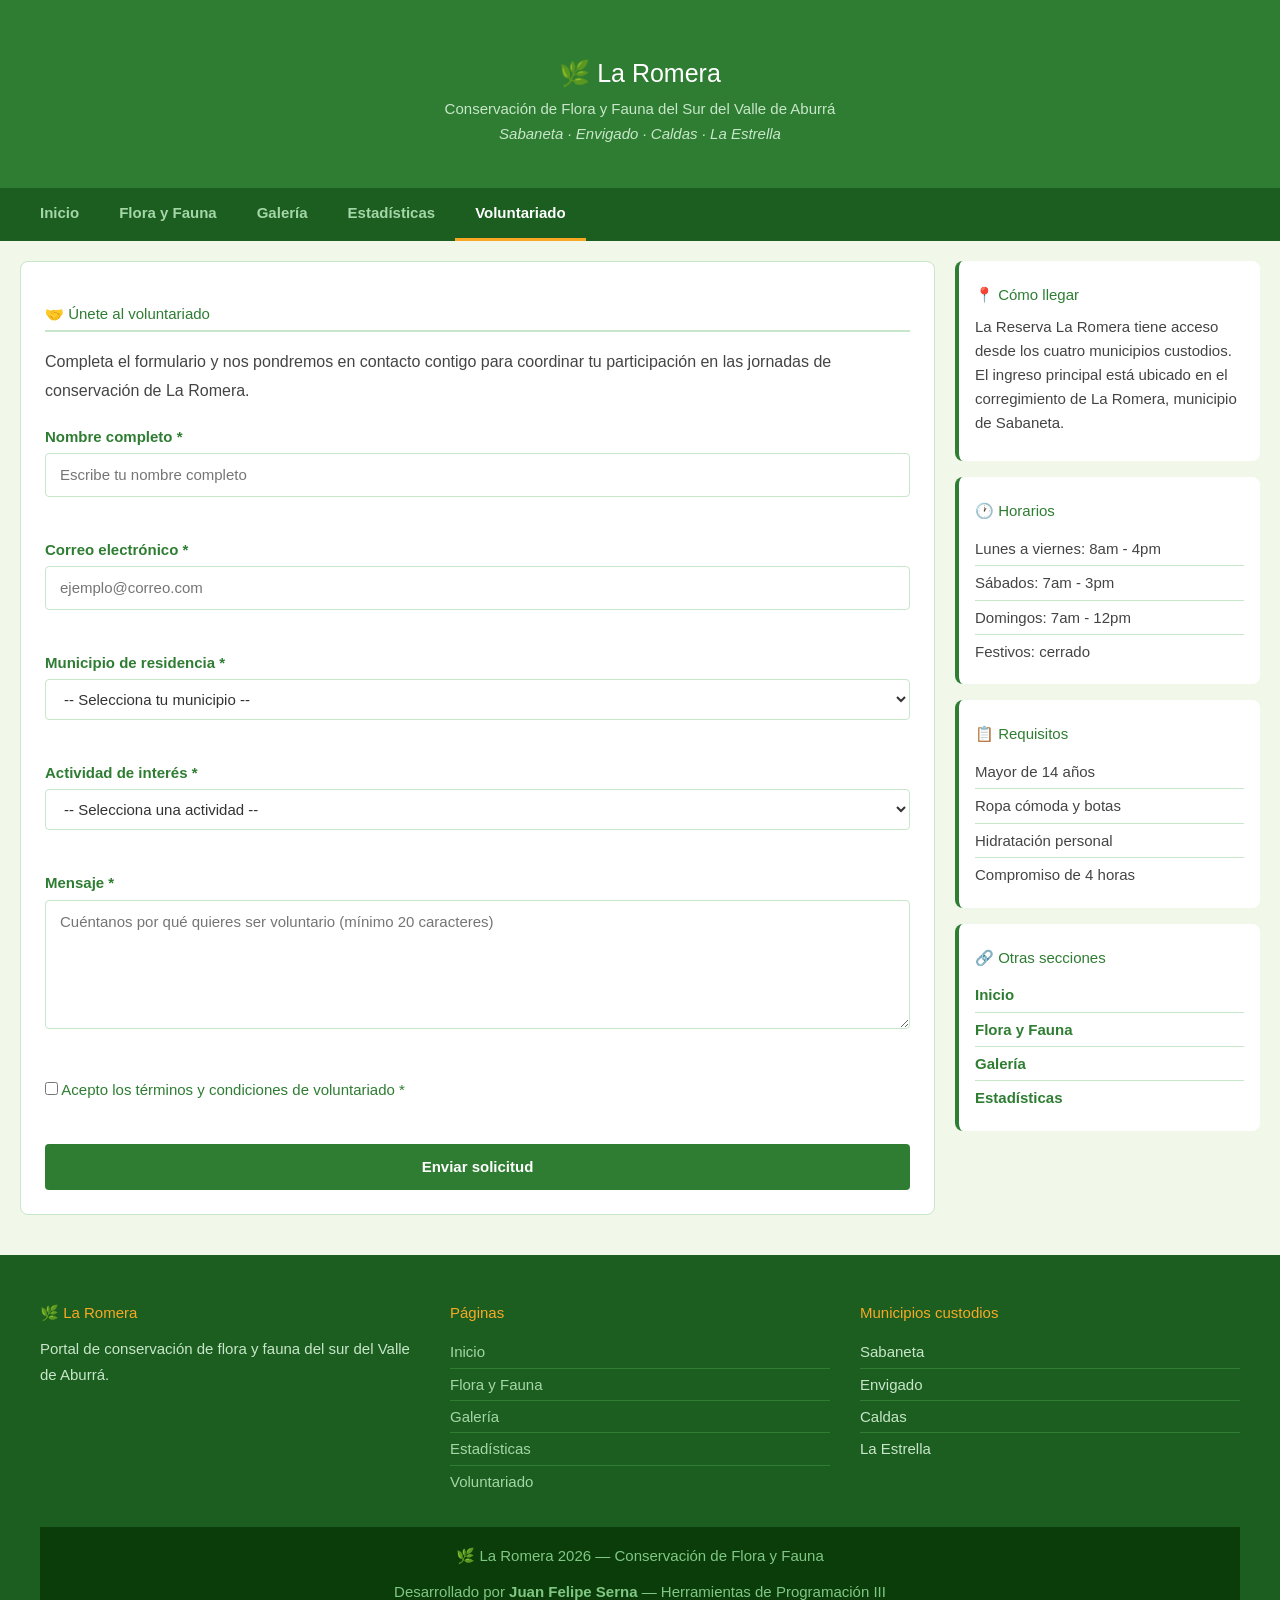
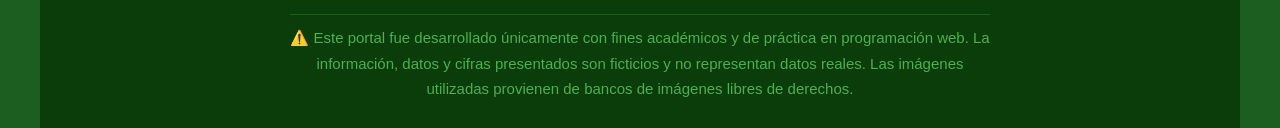
<file: contacto.html>
<!DOCTYPE html>
<html lang="es">
<head>
    <meta charset="UTF-8">
    <meta name="viewport" content="width=device-width, initial-scale=1.0">
    <meta name="description" content="Contacto y voluntariado en la Reserva La Romera">
    <meta name="keywords" content="contacto, voluntariado, La Romera, conservación">
    <meta name="author" content="Juan Felipe Serna">
    <meta property="og:title" content="Voluntariado - La Romera">
    <meta property="og:description" content="Únete al voluntariado de conservación de La Romera">
    <title>La Romera - Voluntariado</title>
    <link rel="icon" href="img/favicon.png" type="image/x-icon">

    <link rel="stylesheet" href="https://maxcdn.bootstrapcdn.com/bootstrap/3.4.1/css/bootstrap.min.css">
    <link rel="stylesheet" href="css/style.css">
</head>
<body>

    <!-- HEADER -->
    <header class="encabezado">
        <h1>🌿 La Romera</h1>
        <p>Conservación de Flora y Fauna del Sur del Valle de Aburrá</p>
        <p><em>Sabaneta · Envigado · Caldas · La Estrella</em></p>
    </header>

    <!-- NAV -->
    <nav class="menu-principal">
        <a href="index.html">Inicio</a>
        <a href="informacion.html">Flora y Fauna</a>
        <a href="galeria.html">Galería</a>
        <a href="tabla.html">Estadísticas</a>
        <a href="contacto.html" class="activo">Voluntariado</a>
    </nav>

    <main>
        <div class="contenedor-principal">

            <section class="seccion-principal">
                <article class="articulo">
                    <h2>🤝 Únete al voluntariado</h2>
                    <p>Completa el formulario y nos pondremos
                    en contacto contigo para coordinar tu participación
                    en las jornadas de conservación de La Romera.</p>

                    <!-- Mensaje de éxito: oculto hasta que el formulario sea válido -->
                    <div id="mensaje-exito" class="mensaje-exito">
                        ✅ ¡Gracias! Tu solicitud fue enviada correctamente.
                        Pronto nos comunicaremos contigo.
                    </div>

                    <form id="formulario-contacto" class="formulario" novalidate>

                        <!-- Campo nombre -->
                        <div class="campo-grupo">
                            <label for="nombre">Nombre completo *</label>
                            <input type="text"
                                   id="nombre"
                                   name="nombre"
                                   placeholder="Escribe tu nombre completo">
                            <span class="mensaje-error" id="error-nombre"></span>
                        </div>

                        <!-- Campo email -->
                        <div class="campo-grupo">
                            <label for="email">Correo electrónico *</label>
                            <input type="email"
                                   id="email"
                                   name="email"
                                   placeholder="ejemplo@correo.com">
                            <span class="mensaje-error" id="error-email"></span>
                        </div>

                        <!-- Campo select -->
                        <div class="campo-grupo">
                            <label for="municipio">Municipio de residencia *</label>
                            <select id="municipio" name="municipio">
                                <option value="">-- Selecciona tu municipio --</option>
                                <option value="sabaneta">Sabaneta</option>
                                <option value="envigado">Envigado</option>
                                <option value="caldas">Caldas</option>
                                <option value="la-estrella">La Estrella</option>
                                <option value="otro">Otro municipio</option>
                            </select>
                            <span class="mensaje-error" id="error-municipio"></span>
                        </div>

                        <!-- Campo select actividad -->
                        <div class="campo-grupo">
                            <label for="actividad">Actividad de interés *</label>
                            <select id="actividad" name="actividad">
                                <option value="">-- Selecciona una actividad --</option>
                                <option value="reforestacion">Reforestación</option>
                                <option value="senderos">Limpieza de senderos</option>
                                <option value="fauna">Monitoreo de fauna</option>
                                <option value="educacion">Educación ambiental</option>
                            </select>
                            <span class="mensaje-error" id="error-actividad"></span>
                        </div>

                        <!-- Campo mensaje -->
                        <div class="campo-grupo">
                            <label for="mensaje">Mensaje *</label>
                            <textarea id="mensaje"
                                      name="mensaje"
                                      rows="5"
                                      placeholder="Cuéntanos por qué quieres ser voluntario (mínimo 20 caracteres)"></textarea>
                            <span class="mensaje-error" id="error-mensaje"></span>
                        </div>

                        <!-- Checkbox -->
                        <div class="campo-grupo">
                            <label class="label-checkbox">
                                <input type="checkbox" id="terminos" name="terminos">
                                Acepto los términos y condiciones de voluntariado *
                            </label>
                            <span class="mensaje-error" id="error-terminos"></span>
                        </div>

                        <button type="button" id="btn-enviar" class="btn-formulario">
                            Enviar solicitud
                        </button>

                    </form>
                </article>
            </section>

            <aside class="barra-lateral">
                <div class="aside-bloque">
                    <h4>📍 Cómo llegar</h4>
                    <p style="font-size:1.5rem; color:#444444; line-height:1.6;">
                        La Reserva La Romera tiene acceso
                        desde los cuatro municipios custodios.
                        El ingreso principal está ubicado en
                        el corregimiento de La Romera,
                        municipio de Sabaneta.
                    </p>
                </div>

                <div class="aside-bloque">
                    <h4>🕐 Horarios</h4>
                    <ul>
                        <li>Lunes a viernes: 8am - 4pm</li>
                        <li>Sábados: 7am - 3pm</li>
                        <li>Domingos: 7am - 12pm</li>
                        <li>Festivos: cerrado</li>
                    </ul>
                </div>

                <div class="aside-bloque">
                    <h4>📋 Requisitos</h4>
                    <ul>
                        <li>Mayor de 14 años</li>
                        <li>Ropa cómoda y botas</li>
                        <li>Hidratación personal</li>
                        <li>Compromiso de 4 horas</li>
                    </ul>
                </div>

                <div class="aside-bloque">
                    <h4>🔗 Otras secciones</h4>
                    <ul>
                        <li><a href="index.html">Inicio</a></li>
                        <li><a href="informacion.html">Flora y Fauna</a></li>
                        <li><a href="galeria.html">Galería</a></li>
                        <li><a href="tabla.html">Estadísticas</a></li>
                    </ul>
                </div>
            </aside>

        </div>
    </main>

    <footer class="pie-pagina">
        <div class="row">
            <div class="col-sm-4">
                <h4>🌿 La Romera</h4>
                <p>Portal de conservación de flora y fauna
                del sur del Valle de Aburrá.</p>
            </div>
            <div class="col-sm-4">
                <h4>Páginas</h4>
                <ul>
                    <li><a href="index.html">Inicio</a></li>
                    <li><a href="informacion.html">Flora y Fauna</a></li>
                    <li><a href="galeria.html">Galería</a></li>
                    <li><a href="tabla.html">Estadísticas</a></li>
                    <li><a href="contacto.html">Voluntariado</a></li>
                </ul>
            </div>
            <div class="col-sm-4">
                <h4>Municipios custodios</h4>
                <ul>
                    <li>Sabaneta</li>
                    <li>Envigado</li>
                    <li>Caldas</li>
                    <li>La Estrella</li>
                </ul>
            </div>
        </div>
        <div class="pie-inferior">
            <p>🌿 La Romera 2026 — Conservación de Flora y Fauna</p>
            <p>Desarrollado por <strong>Juan Felipe Serna</strong> — Herramientas de Programación III</p>
            <p class="disclaimer">⚠️ Este portal fue desarrollado únicamente con fines académicos y de práctica en programación web. La información, datos y cifras presentados son ficticios y no representan datos reales. Las imágenes utilizadas provienen de bancos de imágenes libres de derechos.</p>
        </div>
    </footer>

    <script src="https://maxcdn.bootstrapcdn.com/bootstrap/3.4.1/js/bootstrap.min.js"></script>
    <script src="js/script.js"></script>
</body>
</html>
</file>
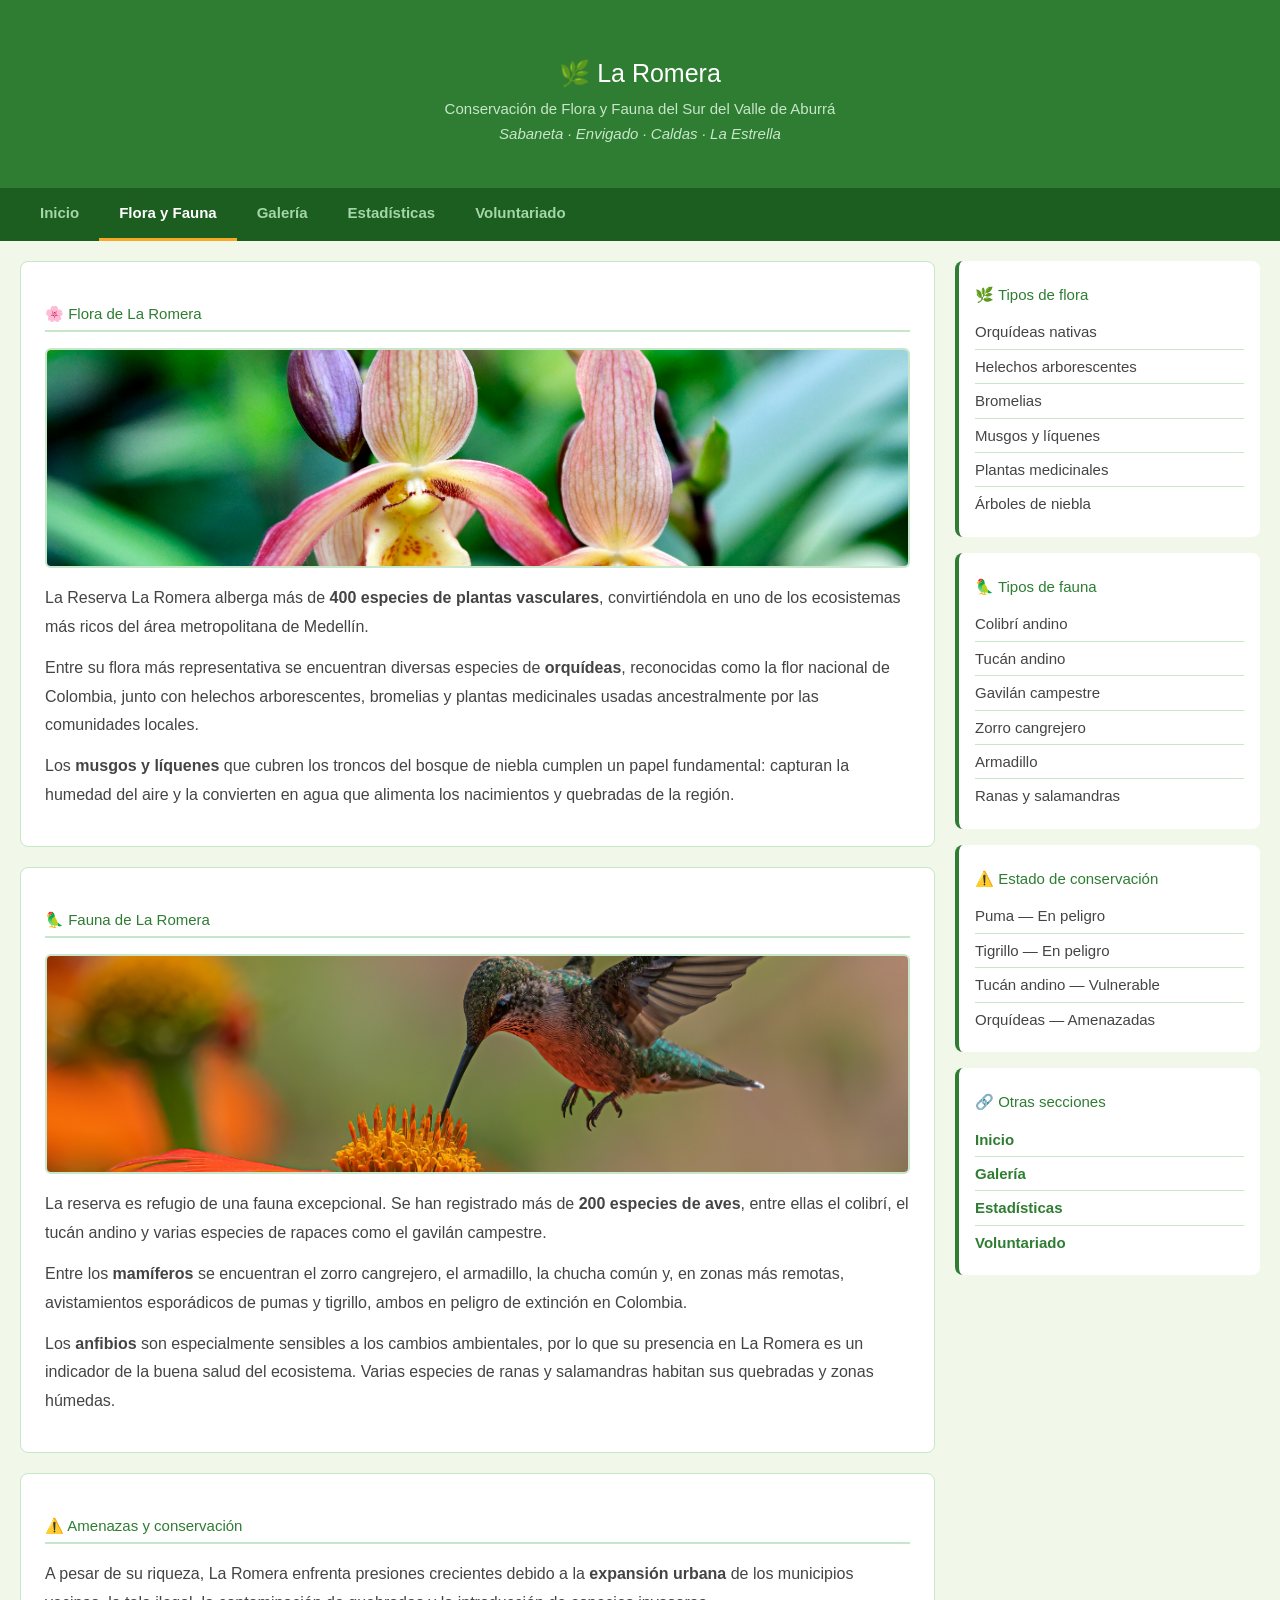
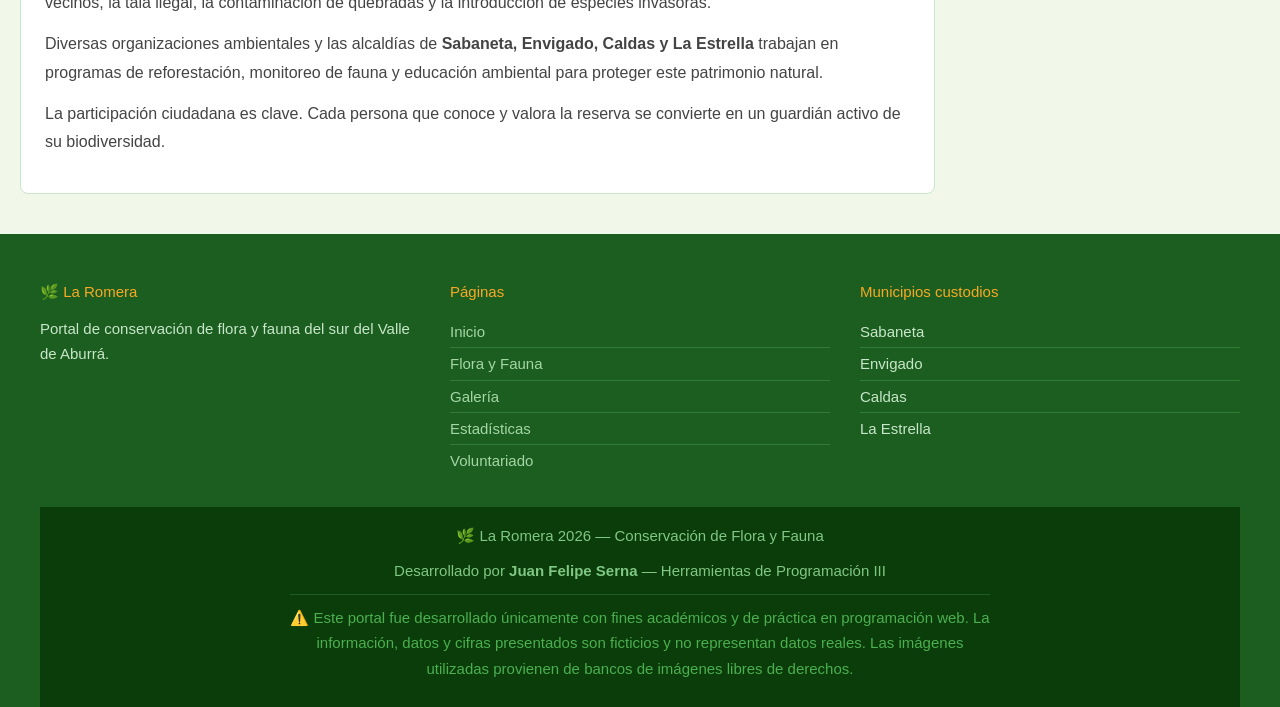
<file: informacion.html>
<!DOCTYPE html>
<html lang="es">
<head>
    <meta charset="UTF-8">
    <meta name="viewport" content="width=device-width, initial-scale=1.0">
    <meta name="description" content="Flora y fauna de la Reserva La Romera, Sabaneta">
    <meta name="keywords" content="flora, fauna, orquídeas, aves, La Romera, bosque andino">
    <meta name="author" content="Juan Felipe Serna">
    <meta property="og:title" content="Flora y Fauna - La Romera">
    <meta property="og:description" content="Descubre las especies de flora y fauna de La Romera">
    <title>La Romera - Flora y Fauna</title>
    <link rel="icon" href="img/favicon.png" type="image/x-icon">

    <link rel="stylesheet" href="https://maxcdn.bootstrapcdn.com/bootstrap/3.4.1/css/bootstrap.min.css">
    <link rel="stylesheet" href="css/style.css">
</head>
<body>

    <!-- HEADER: igual en todas las páginas -->
    <header class="encabezado">
        <h1>🌿 La Romera</h1>
        <p>Conservación de Flora y Fauna del Sur del Valle de Aburrá</p>
        <p><em>Sabaneta · Envigado · Caldas · La Estrella</em></p>
    </header>

    <!-- NAV: el enlace activo cambia según la página -->
    <nav class="menu-principal">
        <a href="index.html">Inicio</a>
        <a href="informacion.html" class="activo">Flora y Fauna</a>
        <a href="galeria.html">Galería</a>
        <a href="tabla.html">Estadísticas</a>
        <a href="contacto.html">Voluntariado</a>
    </nav>

    <main>

        <!-- Contenedor principal: section + aside -->
        <div class="contenedor-principal">

            <section class="seccion-principal">
                <!-- ARTICLE 1: sobre la flora -->
                <article class="articulo">
                    <h2>🌸 Flora de La Romera</h2>
                    <img src="img/flora1.jpg"
                         alt="Orquídea nativa del bosque andino de La Romera"
                         title="Flora nativa de La Romera"
                         class="img-articulo">
                    <p>La Reserva La Romera alberga más de <strong>400 especies
                    de plantas vasculares</strong>, convirtiéndola en uno de los
                    ecosistemas más ricos del área metropolitana de Medellín.</p>

                    <p>Entre su flora más representativa se encuentran diversas
                    especies de <strong>orquídeas</strong>, reconocidas como la
                    flor nacional de Colombia, junto con helechos arborescentes,
                    bromelias y plantas medicinales usadas ancestralmente por
                    las comunidades locales.</p>

                    <p>Los <strong>musgos y líquenes</strong> que cubren los
                    troncos del bosque de niebla cumplen un papel fundamental:
                    capturan la humedad del aire y la convierten en agua
                    que alimenta los nacimientos y quebradas de la región.</p>
                </article>

                <!-- ARTICLE 2: sobre la fauna -->
                <article class="articulo">
                    <h2>🦜 Fauna de La Romera</h2>
                    <img src="img/fauna1.jpg"
                         alt="Colibrí nativo alimentándose en el bosque de La Romera"
                         title="Fauna silvestre de La Romera"
                         class="img-articulo">
                    <p>La reserva es refugio de una fauna excepcional. Se han
                    registrado más de <strong>200 especies de aves</strong>,
                    entre ellas el colibrí, el tucán andino y varias especies
                    de rapaces como el gavilán campestre.</p>

                    <p>Entre los <strong>mamíferos</strong> se encuentran el
                    zorro cangrejero, el armadillo, la chucha común y, en zonas
                    más remotas, avistamientos esporádicos de pumas y tigrillo,
                    ambos en peligro de extinción en Colombia.</p>

                    <p>Los <strong>anfibios</strong> son especialmente sensibles
                    a los cambios ambientales, por lo que su presencia en La Romera
                    es un indicador de la buena salud del ecosistema. Varias especies
                    de ranas y salamandras habitan sus quebradas y zonas húmedas.</p>
                </article>

                <!-- ARTICLE 3: amenazas -->
                <article class="articulo">
                    <h2>⚠️ Amenazas y conservación</h2>
                    <p>A pesar de su riqueza, La Romera enfrenta presiones
                    crecientes debido a la <strong>expansión urbana</strong>
                    de los municipios vecinos, la tala ilegal, la contaminación
                    de quebradas y la introducción de especies invasoras.</p>

                    <p>Diversas organizaciones ambientales y las alcaldías de
                    <strong>Sabaneta, Envigado, Caldas y La Estrella</strong>
                    trabajan en programas de reforestación, monitoreo de fauna
                    y educación ambiental para proteger este patrimonio natural.</p>

                    <p>La participación ciudadana es clave. Cada persona que
                    conoce y valora la reserva se convierte en un guardián
                    activo de su biodiversidad.</p>
                </article>
            </section>

            <aside class="barra-lateral">
                <div class="aside-bloque">
                    <h4>🌿 Tipos de flora</h4>
                    <ul>
                        <li>Orquídeas nativas</li>
                        <li>Helechos arborescentes</li>
                        <li>Bromelias</li>
                        <li>Musgos y líquenes</li>
                        <li>Plantas medicinales</li>
                        <li>Árboles de niebla</li>
                    </ul>
                </div>

                <div class="aside-bloque">
                    <h4>🦜 Tipos de fauna</h4>
                    <ul>
                        <li>Colibrí andino</li>
                        <li>Tucán andino</li>
                        <li>Gavilán campestre</li>
                        <li>Zorro cangrejero</li>
                        <li>Armadillo</li>
                        <li>Ranas y salamandras</li>
                    </ul>
                </div>

                <div class="aside-bloque">
                    <h4>⚠️ Estado de conservación</h4>
                    <ul>
                        <li>Puma — En peligro</li>
                        <li>Tigrillo — En peligro</li>
                        <li>Tucán andino — Vulnerable</li>
                        <li>Orquídeas — Amenazadas</li>
                    </ul>
                </div>

                <div class="aside-bloque">
                    <h4>🔗 Otras secciones</h4>
                    <ul>
                        <li><a href="index.html">Inicio</a></li>
                        <li><a href="galeria.html">Galería</a></li>
                        <li><a href="tabla.html">Estadísticas</a></li>
                        <li><a href="contacto.html">Voluntariado</a></li>
                    </ul>
                </div>
            </aside>

        </div>

    </main>

    <footer class="pie-pagina">

        <div class="row">
            <div class="col-sm-4">
                <h4>🌿 La Romera</h4>
                <p>Portal de conservación de flora y fauna
                del sur del Valle de Aburrá.</p>
            </div>
            <div class="col-sm-4">
                <h4>Páginas</h4>
                <ul>
                    <li><a href="index.html">Inicio</a></li>
                    <li><a href="informacion.html">Flora y Fauna</a></li>
                    <li><a href="galeria.html">Galería</a></li>
                    <li><a href="tabla.html">Estadísticas</a></li>
                    <li><a href="contacto.html">Voluntariado</a></li>
                </ul>
            </div>
            <div class="col-sm-4">
                <h4>Municipios custodios</h4>
                <ul>
                    <li>Sabaneta</li>
                    <li>Envigado</li>
                    <li>Caldas</li>
                    <li>La Estrella</li>
                </ul>
            </div>
        </div>

        <div class="pie-inferior">
            <p>🌿 La Romera 2026 — Conservación de Flora y Fauna</p>
            <p>Desarrollado por <strong>Juan Felipe Serna</strong> — Herramientas de Programación III</p>
            <p class="disclaimer">⚠️ Este portal fue desarrollado únicamente con fines académicos y de práctica en programación web. La información, datos y cifras presentados son ficticios y no representan datos reales. Las imágenes utilizadas provienen de bancos de imágenes libres de derechos.</p>
        </div>

    </footer>

    <script src="https://maxcdn.bootstrapcdn.com/bootstrap/3.4.1/js/bootstrap.min.js"></script>
</body>
</html>
</file>
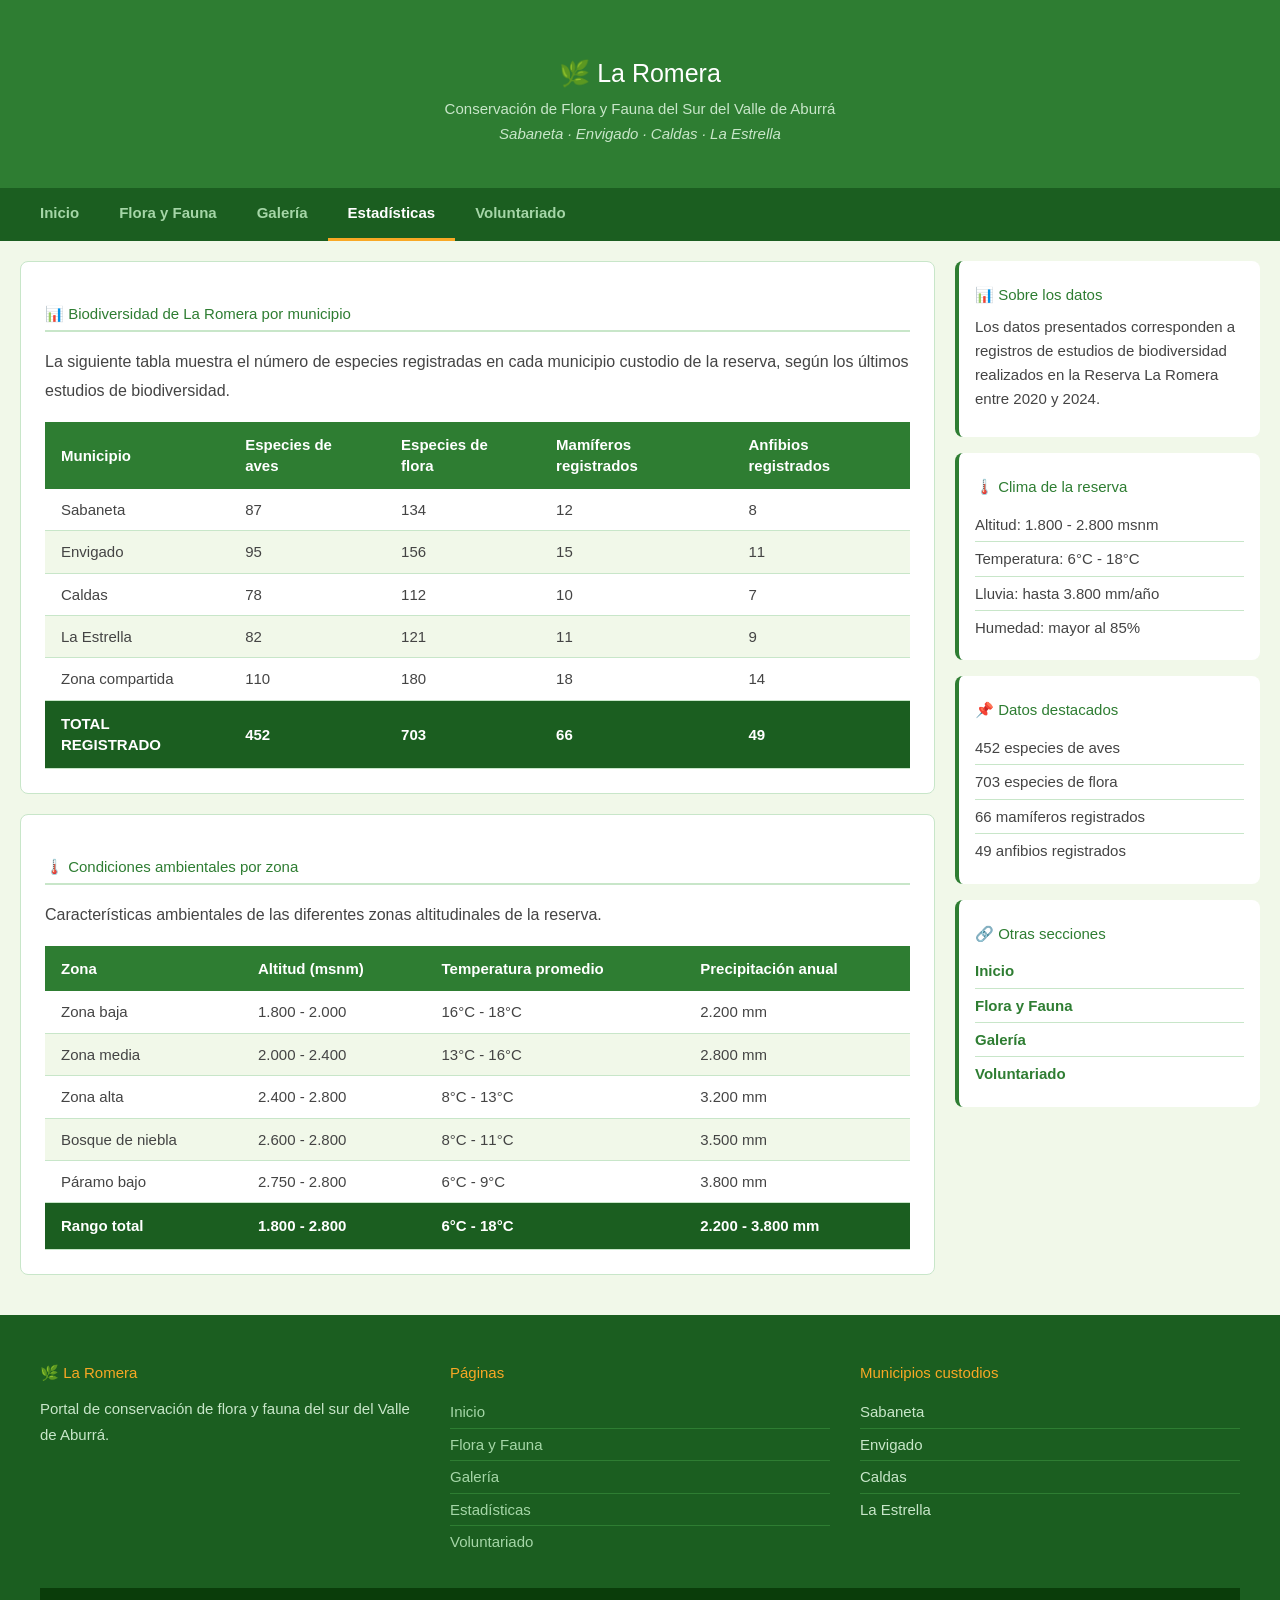
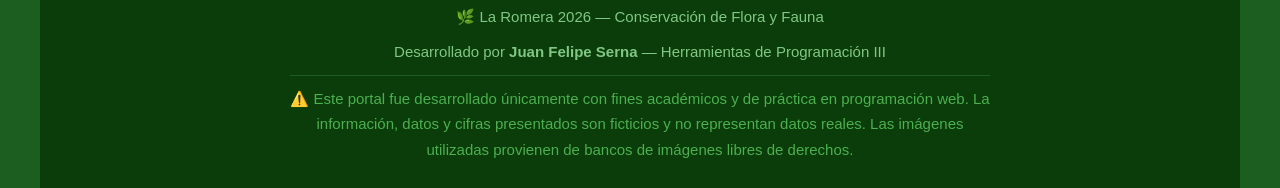
<file: tabla.html>
<!DOCTYPE html>
<html lang="es">
<head>
    <meta charset="UTF-8">
    <meta name="viewport" content="width=device-width, initial-scale=1.0">
    <meta name="description" content="Estadísticas de biodiversidad de la Reserva La Romera">
    <meta name="keywords" content="estadísticas, biodiversidad, especies, La Romera, datos">
    <meta name="author" content="Juan Felipe Serna">
    <meta property="og:title" content="Estadísticas - La Romera">
    <meta property="og:description" content="Datos y estadísticas de flora y fauna de La Romera">
    <title>La Romera - Estadísticas</title>
    <link rel="icon" href="img/favicon.png" type="image/x-icon">

    <link rel="stylesheet" href="https://maxcdn.bootstrapcdn.com/bootstrap/3.4.1/css/bootstrap.min.css">
    <link rel="stylesheet" href="css/style.css">
</head>
<body>

    <!-- HEADER -->
    <header class="encabezado">
        <h1>🌿 La Romera</h1>
        <p>Conservación de Flora y Fauna del Sur del Valle de Aburrá</p>
        <p><em>Sabaneta · Envigado · Caldas · La Estrella</em></p>
    </header>

    <!-- NAV -->
    <nav class="menu-principal">
        <a href="index.html">Inicio</a>
        <a href="informacion.html">Flora y Fauna</a>
        <a href="galeria.html">Galería</a>
        <a href="tabla.html" class="activo">Estadísticas</a>
        <a href="contacto.html">Voluntariado</a>
    </nav>

    <main>
        <div class="contenedor-principal">

            <section class="seccion-principal">
                <!-- ARTICLE 1: tabla de biodiversidad -->
                <article class="articulo">
                    <h2>📊 Biodiversidad de La Romera por municipio</h2>
                    <p>La siguiente tabla muestra el número de especies
                    registradas en cada municipio custodio de la reserva,
                    según los últimos estudios de biodiversidad.</p>

                    <table class="tabla-datos">

                        <!-- THEAD: fila de encabezados -->
                        <thead>
                            <tr>
                                <th>Municipio</th>
                                <th>Especies de aves</th>
                                <th>Especies de flora</th>
                                <th>Mamíferos registrados</th>
                                <th>Anfibios registrados</th>
                            </tr>
                        </thead>

                        <!-- TBODY: filas de datos -->
                        <tbody>
                            <tr>
                                <td>Sabaneta</td>
                                <td>87</td>
                                <td>134</td>
                                <td>12</td>
                                <td>8</td>
                            </tr>
                            <tr>
                                <td>Envigado</td>
                                <td>95</td>
                                <td>156</td>
                                <td>15</td>
                                <td>11</td>
                            </tr>
                            <tr>
                                <td>Caldas</td>
                                <td>78</td>
                                <td>112</td>
                                <td>10</td>
                                <td>7</td>
                            </tr>
                            <tr>
                                <td>La Estrella</td>
                                <td>82</td>
                                <td>121</td>
                                <td>11</td>
                                <td>9</td>
                            </tr>
                            <tr>
                                <td>Zona compartida</td>
                                <td>110</td>
                                <td>180</td>
                                <td>18</td>
                                <td>14</td>
                            </tr>
                        </tbody>

                        <!-- TFOOT: fila de totales -->
                        <tfoot>
                            <tr>
                                <td>TOTAL REGISTRADO</td>
                                <td>452</td>
                                <td>703</td>
                                <td>66</td>
                                <td>49</td>
                            </tr>
                        </tfoot>

                    </table>
                </article>

                <!-- ARTICLE 2: segunda tabla -->
                <article class="articulo">
                    <h2>🌡️ Condiciones ambientales por zona</h2>
                    <p>Características ambientales de las diferentes
                    zonas altitudinales de la reserva.</p>

                    <table class="tabla-datos">

                        <thead>
                            <tr>
                                <th>Zona</th>
                                <th>Altitud (msnm)</th>
                                <th>Temperatura promedio</th>
                                <th>Precipitación anual</th>
                            </tr>
                        </thead>

                        <tbody>
                            <tr>
                                <td>Zona baja</td>
                                <td>1.800 - 2.000</td>
                                <td>16°C - 18°C</td>
                                <td>2.200 mm</td>
                            </tr>
                            <tr>
                                <td>Zona media</td>
                                <td>2.000 - 2.400</td>
                                <td>13°C - 16°C</td>
                                <td>2.800 mm</td>
                            </tr>
                            <tr>
                                <td>Zona alta</td>
                                <td>2.400 - 2.800</td>
                                <td>8°C - 13°C</td>
                                <td>3.200 mm</td>
                            </tr>
                            <tr>
                                <td>Bosque de niebla</td>
                                <td>2.600 - 2.800</td>
                                <td>8°C - 11°C</td>
                                <td>3.500 mm</td>
                            </tr>
                            <tr>
                                <td>Páramo bajo</td>
                                <td>2.750 - 2.800</td>
                                <td>6°C - 9°C</td>
                                <td>3.800 mm</td>
                            </tr>
                        </tbody>

                        <tfoot>
                            <tr>
                                <td>Rango total</td>
                                <td>1.800 - 2.800</td>
                                <td>6°C - 18°C</td>
                                <td>2.200 - 3.800 mm</td>
                            </tr>
                        </tfoot>

                    </table>
                </article>
            </section>

            <aside class="barra-lateral">
                <div class="aside-bloque">
                    <h4>📊 Sobre los datos</h4>
                    <p style="font-size:1.5rem; color:#444444; line-height:1.6;">
                        Los datos presentados corresponden a
                        registros de estudios de biodiversidad
                        realizados en la Reserva La Romera
                        entre 2020 y 2024.
                    </p>
                </div>

                <div class="aside-bloque">
                    <h4>🌡️ Clima de la reserva</h4>
                    <ul>
                        <li>Altitud: 1.800 - 2.800 msnm</li>
                        <li>Temperatura: 6°C - 18°C</li>
                        <li>Lluvia: hasta 3.800 mm/año</li>
                        <li>Humedad: mayor al 85%</li>
                    </ul>
                </div>

                <div class="aside-bloque">
                    <h4>📌 Datos destacados</h4>
                    <ul>
                        <li>452 especies de aves</li>
                        <li>703 especies de flora</li>
                        <li>66 mamíferos registrados</li>
                        <li>49 anfibios registrados</li>
                    </ul>
                </div>

                <div class="aside-bloque">
                    <h4>🔗 Otras secciones</h4>
                    <ul>
                        <li><a href="index.html">Inicio</a></li>
                        <li><a href="informacion.html">Flora y Fauna</a></li>
                        <li><a href="galeria.html">Galería</a></li>
                        <li><a href="contacto.html">Voluntariado</a></li>
                    </ul>
                </div>
            </aside>

        </div>
    </main>

    <footer class="pie-pagina">
        <div class="row">
            <div class="col-sm-4">
                <h4>🌿 La Romera</h4>
                <p>Portal de conservación de flora y fauna
                del sur del Valle de Aburrá.</p>
            </div>
            <div class="col-sm-4">
                <h4>Páginas</h4>
                <ul>
                    <li><a href="index.html">Inicio</a></li>
                    <li><a href="informacion.html">Flora y Fauna</a></li>
                    <li><a href="galeria.html">Galería</a></li>
                    <li><a href="tabla.html">Estadísticas</a></li>
                    <li><a href="contacto.html">Voluntariado</a></li>
                </ul>
            </div>
            <div class="col-sm-4">
                <h4>Municipios custodios</h4>
                <ul>
                    <li>Sabaneta</li>
                    <li>Envigado</li>
                    <li>Caldas</li>
                    <li>La Estrella</li>
                </ul>
            </div>
        </div>
        <div class="pie-inferior">
            <p>🌿 La Romera 2026 — Conservación de Flora y Fauna</p>
            <p>Desarrollado por <strong>Juan Felipe Serna</strong> — Herramientas de Programación III</p>
            <p class="disclaimer">⚠️ Este portal fue desarrollado únicamente con fines académicos y de práctica en programación web. La información, datos y cifras presentados son ficticios y no representan datos reales. Las imágenes utilizadas provienen de bancos de imágenes libres de derechos.</p>
        </div>
    </footer>

    <script src="https://maxcdn.bootstrapcdn.com/bootstrap/3.4.1/js/bootstrap.min.js"></script>
</body>
</html>
</file>
<file: css/style.css>
/* ================================================
   RESET
================================================ */
* {
    margin: 0;
    padding: 0;
    box-sizing: border-box;
}

body {
    font-family: Arial, sans-serif;
    font-size: 16px;
    color: #333333;
    background-color: #f1f8e9;
}

/* ================================================
   HEADER
================================================ */
.encabezado {
    background-color: #2e7d32;
    color: #ffffff;
    text-align: center;
    padding: 40px 20px;
}

.encabezado h1 {
    font-size: 2.5rem;
    margin-bottom: 10px;
}

.encabezado p {
    font-size: 1.5rem;
    color: #c8e6c9;
    margin: 4px 0;
}

/* ================================================
   NAV
================================================ */
.menu-principal {
    background-color: #1b5e20;
    display: flex;
    padding: 0 20px;
}

.menu-principal a {
    color: #a5d6a7;
    text-decoration: none;
    padding: 14px 20px;
    font-weight: 600;
    font-size: 1.5rem;
    border-bottom: 3px solid transparent;
}

.menu-principal a:hover,
.menu-principal a.activo {
    color: #ffffff;
    border-bottom: 3px solid #f9a825;
}

/* ================================================
   BANNER
================================================ */
.banner {
    background-color: #388e3c;
    color: #ffffff;
    text-align: center;
    padding: 60px 20px;
}

.banner h2 {
    font-size: 1.5rem;
    margin-bottom: 15px;
}

.banner p {
    font-size: 1.5rem;
    color: #c8e6c9;
    margin-bottom: 25px;
    max-width: 650px;
    margin-left: auto;
    margin-right: auto;
}

.btn-principal {
    background-color: #f9a825;
    color: #1b1b1b;
    text-decoration: none;
    padding: 12px 28px;
    border-radius: 4px;
    font-weight: bold;
}

.btn-principal:hover {
    background-color: #f57f17;
    color: #ffffff;
}

/* ================================================
   CONTENEDOR PRINCIPAL
================================================ */
.contenedor-principal {
    display: flex;
    gap: 20px;
    padding: 20px;
    align-items: flex-start;
}

/* ================================================
   SECTION
================================================ */
.seccion-principal {
    flex: 3;
    display: flex;
    flex-direction: column;
    gap: 20px;
}

/* ================================================
   ARTICLE
================================================ */
.articulo {
    background-color: #ffffff;
    border: 1px solid #c8e6c9;
    border-radius: 8px;
    padding: 24px;
}

.articulo h2 {
    color: #2e7d32;
    font-size: 1.5rem;
    margin-bottom: 16px;
    padding-bottom: 8px;
    border-bottom: 2px solid #c8e6c9;
}

.articulo p {
    color: #444444;
    line-height: 1.8;
    margin-bottom: 12px;
}

/* ================================================
   ASIDE: barra lateral, ocupa 1/4 del ancho
================================================ */
.barra-lateral {
    flex: 1;
    display: flex;
    flex-direction: column;
    gap: 16px;
}

.aside-bloque {
    background-color: #ffffff;
    border-left: 4px solid #2e7d32;
    border-radius: 8px;
    padding: 16px;
}

.aside-bloque h4 {
    color: #2e7d32;
    font-size: 1.5rem;
    margin-bottom: 12px;
}

.aside-bloque ul {
    list-style: none;
    padding: 0;
    margin: 0;
}

.aside-bloque ul li {
    color: #444444;
    font-size: 1.5rem;
    padding: 6px 0;
    border-bottom: 1px solid #c8e6c9;
}

.aside-bloque ul li:last-child {
    border-bottom: none;
}

.aside-bloque ul li a {
    color: #2e7d32;
    text-decoration: none;
    font-weight: 600;
}

.aside-bloque ul li a:hover {
    color: #f9a825;
}

/* ================================================
   TARJETAS
================================================ */
.tarjeta {
    background-color: #ffffff;
    border: 1px solid #c8e6c9;
    border-radius: 8px;
    margin-bottom: 20px;
    overflow: hidden;
}

.tarjeta img {
    width: 100%;
    height: 160px;
    object-fit: cover;
}

.tarjeta-contenido {
    padding: 14px;
}

.tarjeta-contenido h3 {
    color: #2e7d32;
    font-size: 1.5rem;
    margin-bottom: 8px;
}

.tarjeta-contenido p {
    color: #555555;
    font-size: 1.5rem;
    line-height: 1.6;
    margin-bottom: 12px;
}

.btn-tarjeta {
    display: inline-block;
    background-color: #2e7d32;
    color: #ffffff;
    text-decoration: none;
    padding: 7px 16px;
    border-radius: 4px;
    font-size: 1.5rem;
    font-weight: bold;
}

.btn-tarjeta:hover {
    background-color: #1b5e20;
    color: #f9a825;
}

/* ================================================
   FOOTER
================================================ */
.pie-pagina {
    background-color: #1b5e20;
    color: #c8e6c9;
    padding: 40px 40px 0 40px;
    margin-top: 20px;
}

.pie-pagina h4 {
    color: #f9a825;
    font-size: 1.5rem;
    margin-bottom: 15px;
}

.pie-pagina p {
    font-size: 1.5rem;
    line-height: 1.7;
}

.pie-pagina ul {
    list-style: none;
    padding: 0;
    margin: 0;
}

.pie-pagina ul li {
    padding: 5px 0;
    font-size: 1.5rem;
    border-bottom: 1px solid #2e7d32;
}

.pie-pagina ul li:last-child {
    border-bottom: none;
}

.pie-pagina ul li a {
    color: #a5d6a7;
    text-decoration: none;
}

.pie-pagina ul li a:hover {
    color: #f9a825;
}

.pie-inferior {
    background-color: #0a3d0a;
    text-align: center;
    padding: 16px;
    margin-top: 30px;
    color: #81c784;
    font-size: 0.85rem;
}

/* ================================================
   IMAGEN DENTRO DE ARTICLE
================================================ */
.img-articulo {
    width: 100%;
    height: 220px;
    object-fit: cover;
    border-radius: 6px;
    margin-bottom: 16px;
    border: 2px solid #c8e6c9;
}

/* ================================================
   FIGURA DE GALERÍA
================================================ */
.figura-galeria {
    margin-bottom: 20px;
    border-radius: 8px;
    overflow: hidden;
    border: 1px solid #c8e6c9;
    background-color: #ffffff;
}

.figura-galeria img {
    width: 100%;
    height: 180px;
    object-fit: cover;
    display: block;
}

.figura-galeria figcaption {
    text-align: center;
    padding: 8px;
    font-size: 1.5rem;
    color: #555555;
    background-color: #f1f8e9;
    border-top: 1px solid #c8e6c9;
}

/* ================================================
   CONTENEDOR DE VIDEO
================================================ */
.contenedor-video {
    position: relative;
    padding-bottom: 56.25%;
    height: 0;
    overflow: hidden;
    border-radius: 8px;
    border: 2px solid #c8e6c9;
    margin-top: 16px;
}

.contenedor-video iframe {
    position: absolute;
    top: 0;
    left: 0;
    width: 100%;
    height: 100%;
}

/* ================================================
   TABLA DE DATOS
================================================ */
.tabla-datos {
    width: 100%;
    border-collapse: collapse;
    margin-top: 16px;
    font-size: 1.5rem;
}

.tabla-datos th {
    background-color: #2e7d32;
    color: #ffffff;
    padding: 12px 16px;
    text-align: left;
}

.tabla-datos td {
    padding: 10px 16px;
    border-bottom: 1px solid #c8e6c9;
    color: #444444;
}

/* Filas alternas con color diferente */
.tabla-datos tbody tr:nth-child(even) {
    background-color: #f1f8e9;
}

.tabla-datos tbody tr:hover {
    background-color: #c8e6c9;
}

.tabla-datos tfoot td {
    background-color: #1b5e20;
    color: #ffffff;
    font-weight: bold;
    padding: 12px 16px;
}

/* ================================================
   FORMULARIO
================================================ */
.formulario {
    margin-top: 20px;
}

.campo-grupo {
    margin-bottom: 20px;
}

.campo-grupo label {
    display: block;
    font-weight: bold;
    color: #2e7d32;
    margin-bottom: 6px;
    font-size: 1.5rem;
}

.campo-grupo input,
.campo-grupo select,
.campo-grupo textarea {
    width: 100%;
    padding: 10px 14px;
    border: 1px solid #c8e6c9;
    border-radius: 4px;
    font-size: 1.5rem;
    color: #333333;
    background-color: #ffffff;
}

.campo-grupo input:focus,
.campo-grupo select:focus,
.campo-grupo textarea:focus {
    border-color: #2e7d32;
    outline: none;
    box-shadow: 0 0 0 3px rgba(46,125,50,0.15);
}

/* Checkbox */
.label-checkbox {
    display: flex;
    align-items: center;
    gap: 10px;
    font-weight: normal !important;
    cursor: pointer;
}

.label-checkbox input {
    width: auto !important;
}

/* Mensajes de error */
.mensaje-error {
    display: block;
    color: #c62828;
    font-size: 1.5rem;
    margin-top: 4px;
    min-height: 18px;
}

/* Mensaje de éxito */
.mensaje-exito {
    background-color: #e8f5e9;
    border: 1px solid #2e7d32;
    border-left: 4px solid #2e7d32;
    color: #1b5e20;
    padding: 14px;
    border-radius: 4px;
    margin-bottom: 20px;
    display: none;
}

/* Botón enviar */
.btn-formulario {
    background-color: #2e7d32;
    color: #ffffff;
    border: none;
    padding: 12px 30px;
    border-radius: 4px;
    font-size: 1.5rem;
    font-weight: bold;
    cursor: pointer;
    width: 100%;
}

.btn-formulario:hover {
    background-color: #1b5e20;
}

/* Campo con error */
.campo-error {
    border-color: #c62828 !important;
}

/* ================================================
   LIGHTBOX
================================================ */
.lightbox {
    display: none;
    position: fixed;
    top: 0;
    left: 0;
    width: 100%;
    height: 100%;
    background-color: rgba(0, 0, 0, 0.85);
    z-index: 9999;
    justify-content: center;
    align-items: center;
    flex-direction: column;
}

.lightbox-imagen {
    max-width: 80%;
    max-height: 75vh;
    border-radius: 8px;
    border: 3px solid #ffffff;
}

.lightbox-cerrar {
    position: absolute;
    top: 20px;
    right: 30px;
    color: #ffffff;
    font-size: 2rem;
    cursor: pointer;
    font-weight: bold;
}

.lightbox-cerrar:hover {
    color: #f9a825;
}

.lightbox-caption {
    color: #ffffff;
    margin-top: 14px;
    font-size: 1.5rem;
    text-align: center;
}

/* Cursor pointer en imágenes de galería */
.figura-galeria img {
    cursor: pointer;
}

/* ================================================
   DISCLAIMER
================================================ */
.disclaimer {
    font-size: 1.5rem;
    color: #4caf50;
    margin-top: 10px;
    max-width: 700px;
    margin-left: auto;
    margin-right: auto;
    line-height: 1.6;
    border-top: 1px solid #1b5e20;
    padding-top: 10px;
}
</file>
